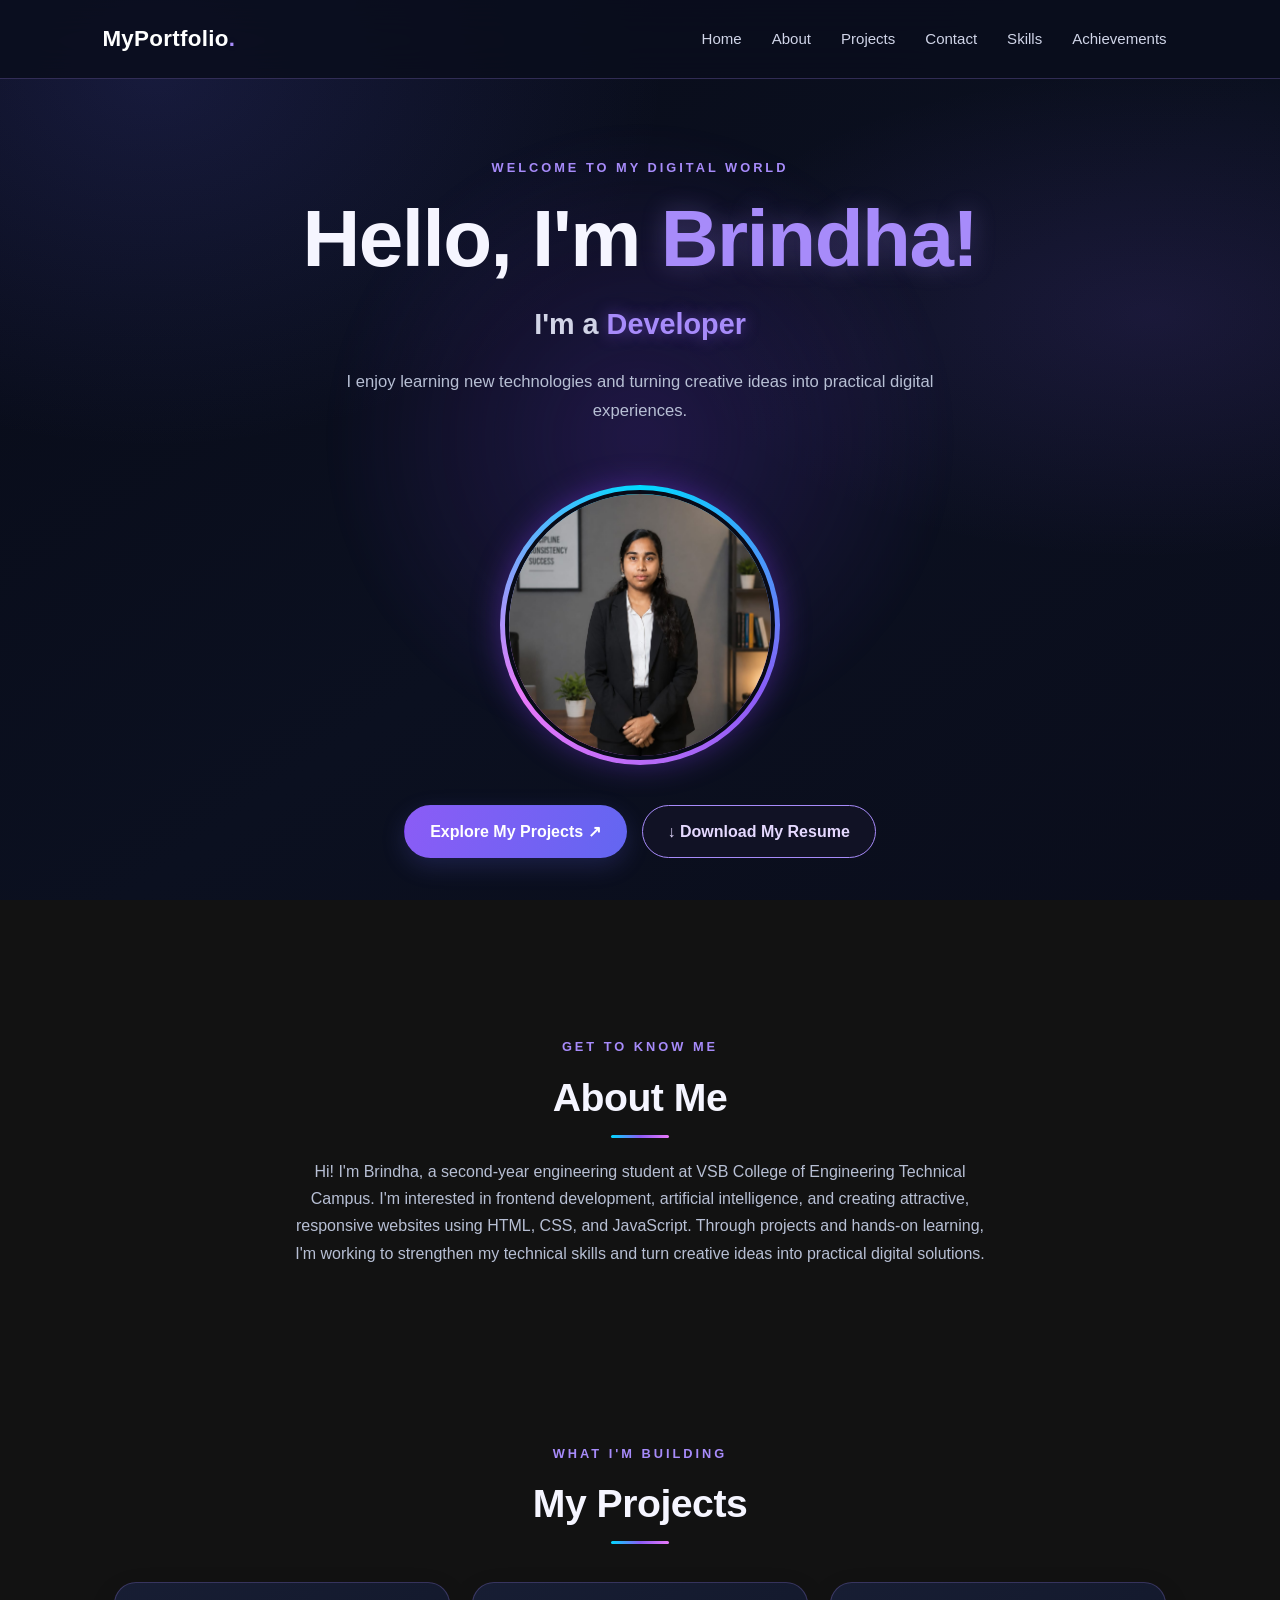
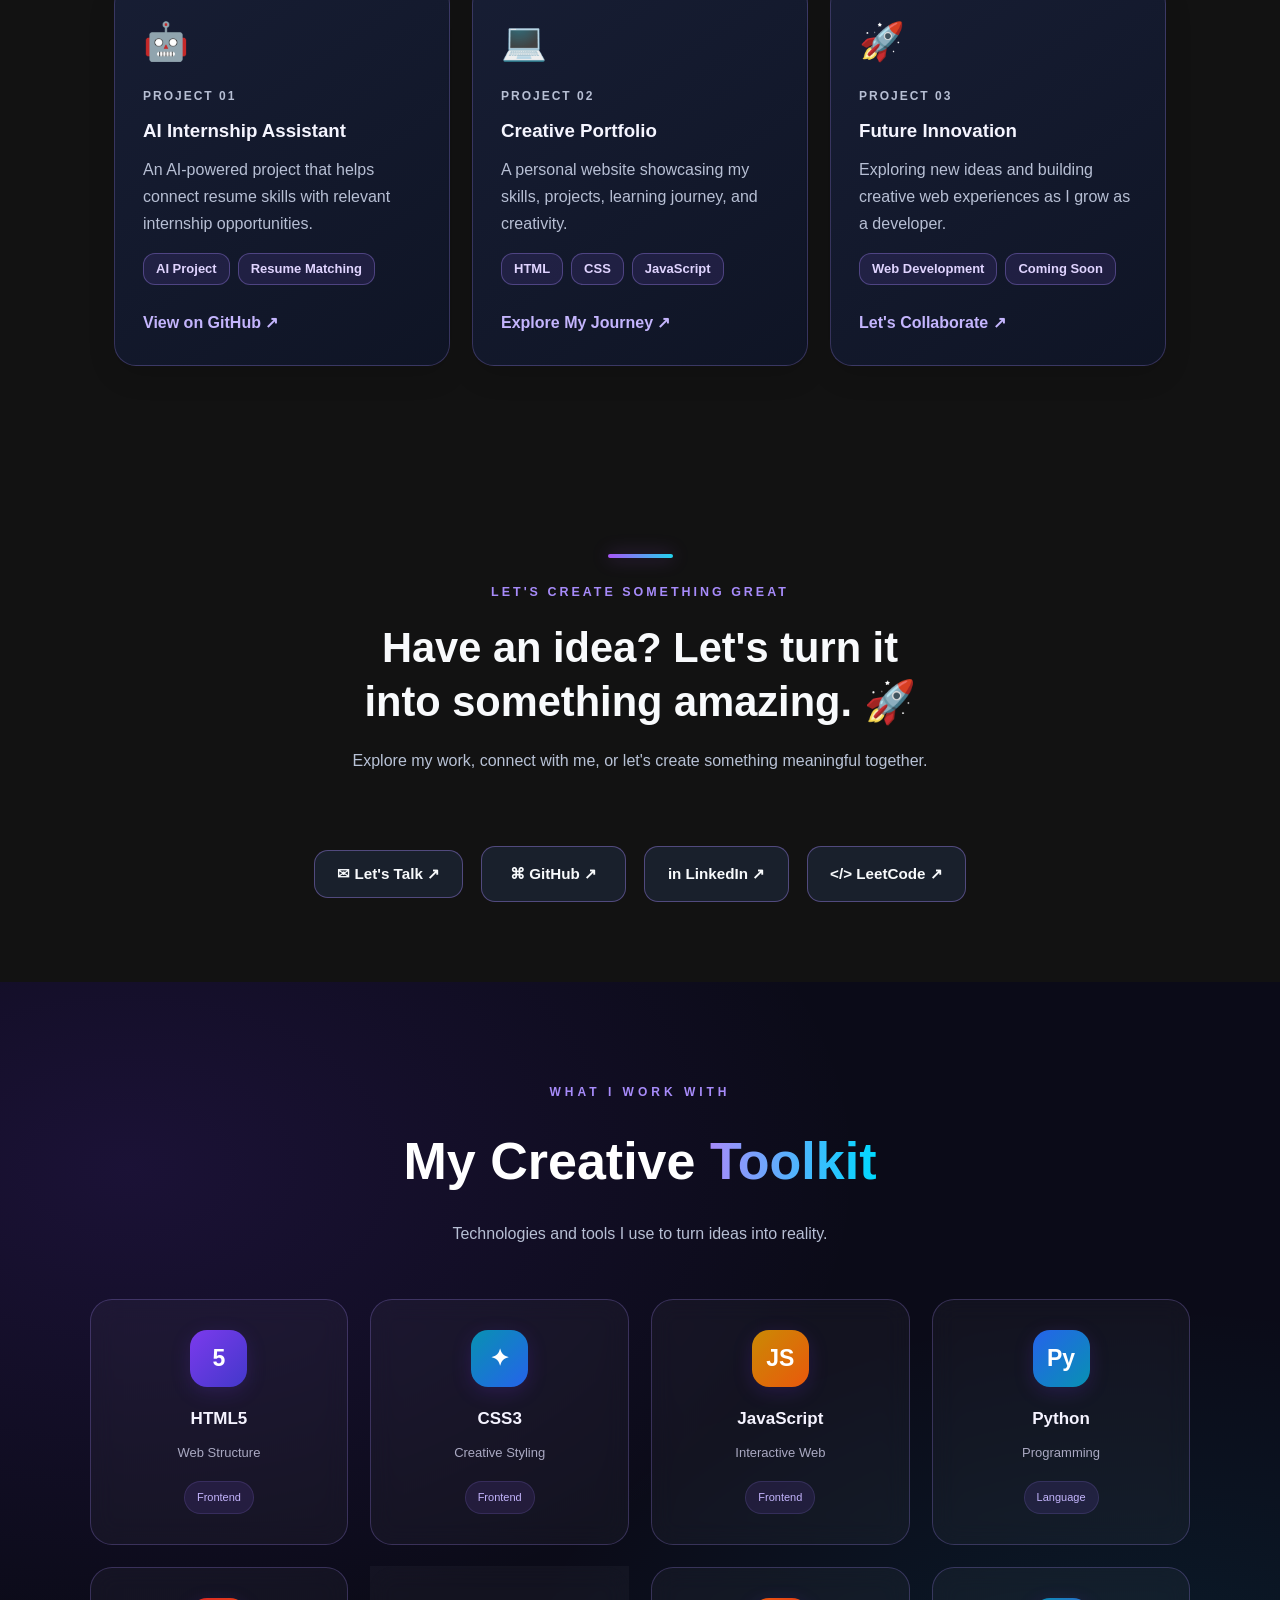
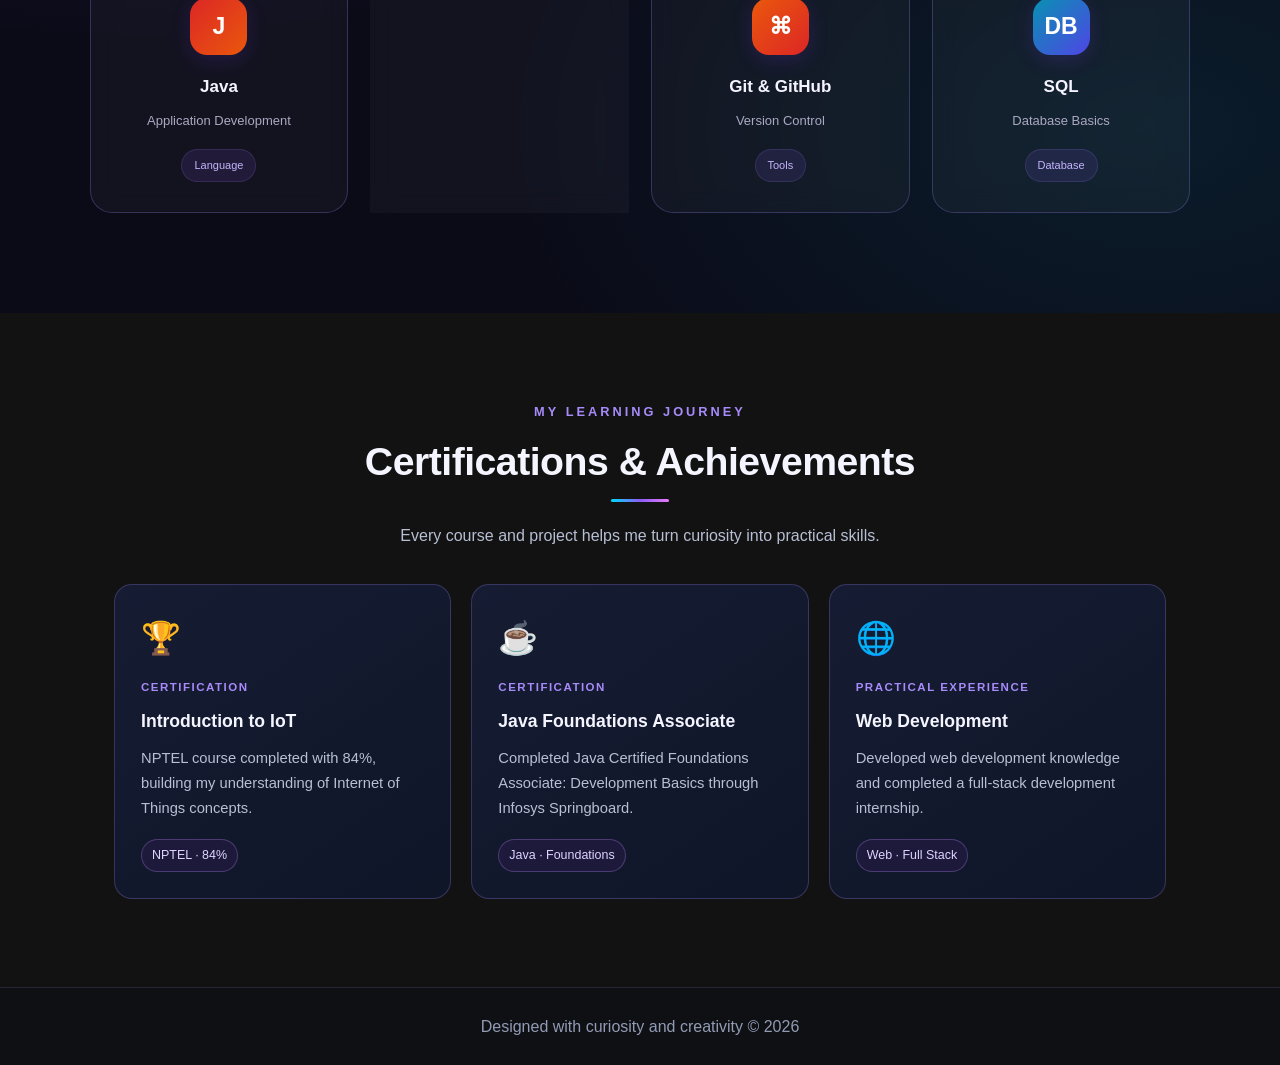
<file: index.html>
<!DOCTYPE html>
<html lang="en">
<head>
  <meta charset="UTF-8">
  <meta name="viewport" content="width=device-width, initial-scale=1.0">
  <meta name="description" content="Brindha's creative portfolio showcasing web development skills, projects, and achievements.">
  <title>Brindha | Creative Portfolio</title>
  <link rel="stylesheet" href="style.css">
  <script src="script.js" defer></script>
</head>

<body>

  <!-- Navigation -->
  <header class="navbar">
    <a class="logo" href="#home">MyPortfolio<span>.</span></a>

    <nav>
      <a href="#home">Home</a>
      <a href="#about">About</a>
      <a href="#projects">Projects</a>
      <a href="#contact" class="nav-link">Contact</a>
      <a href="#skills">Skills</a>
      <a href="#achievements">Achievements</a>
    </nav>
  </header>

  <main>

    <!-- Hero Section -->
    <section class="hero" id="home">
      <p class="eyebrow">WELCOME TO MY DIGITAL WORLD</p>

      <h1>Hello, I'm <span>Brindha!</span></h1>

      <h2 class="typing-line">
        I'm a <span id="typing-text">Developer</span>
      </h2>

      <p class="intro">
        I enjoy learning new technologies and turning creative
        ideas into practical digital experiences.
      </p>

      <div class="profile-frame">
        <img src="images/brindha.jpeg" alt="Brindha's profile photo">
      </div>

      <div class="hero-buttons">
        <a class="btn" href="#projects">Explore My Projects ↗</a>

        <a class="btn resume-btn"
           href="PROFESSIONAL RESUME.pdf"
           download>
          ↓ Download My Resume
        </a>

        
      </div>
    </section>

    <!-- About Section -->
    <section class="section" id="about">
      <p class="eyebrow">GET TO KNOW ME</p>
      <h2>About Me</h2>

      <p>
        Hi! I'm Brindha, a second-year engineering student at
        VSB College of Engineering Technical Campus. I'm interested
        in frontend development, artificial intelligence, and
        creating attractive, responsive websites using HTML, CSS,
        and JavaScript. Through projects and hands-on learning,
        I'm working to strengthen my technical skills and turn
        creative ideas into practical digital solutions.
      </p>
    </section>

    <!-- Projects Section -->
    <section class="section" id="projects">
      <p class="eyebrow">WHAT I'M BUILDING</p>
      <h2>My Projects</h2>

      <div class="project-grid">

        <article class="project-card">
          <div class="project-icon">🤖</div>
          <p class="project-number">PROJECT 01</p>
          <h3>AI Internship Assistant</h3>

          <p>
            An AI-powered project that helps connect resume skills
            with relevant internship opportunities.
          </p>

          <div class="tech-tags">
            <span class="tag">AI Project</span>
            <span class="tag">Resume Matching</span>
          </div>

          <a class="project-link"
             href="https://github.com/Brindhar-code/AI-Internship-Recommendation-Agent"
             target="_blank"
             rel="noopener noreferrer">
            View on GitHub ↗
          </a>
        </article>

        <article class="project-card">
          <div class="project-icon">💻</div>
          <p class="project-number">PROJECT 02</p>
          <h3>Creative Portfolio</h3>

          <p>
            A personal website showcasing my skills, projects,
            learning journey, and creativity.
          </p>

          <div class="tech-tags">
            <span class="tag">HTML</span>
            <span class="tag">CSS</span>
            <span class="tag">JavaScript</span>
          </div>

          <a class="project-link" href="#home">
            Explore My Journey ↗
          </a>
        </article>

        <article class="project-card">
          <div class="project-icon">🚀</div>
          <p class="project-number">PROJECT 03</p>
          <h3>Future Innovation</h3>

          <p>
            Exploring new ideas and building creative web experiences
            as I grow as a developer.
          </p>

          <div class="tech-tags">
            <span class="tag">Web Development</span>
            <span class="tag">Coming Soon</span>
          </div>

          <a class="project-link" href="#contact">
            Let's Collaborate ↗
          </a>
        </article>

      </div>
    </section>

<!-- Hidden Contact Form -->
<section class="section contact" id="contact" hidden>
  <p class="eyebrow">LET'S CONNECT</p>
  <h2>Have an idea? Let's talk!</h2>

  <p class="section-description">
    I'm excited to connect, share ideas, and explore new opportunities.
  </p>

  <form
  class="contact-form"
  id="contactForm"
  action="https://formspree.io/f/xoejwrdn"
  method="POST"
>
    <input
      type="text"
      id="contact-name"
      name="name"
      placeholder="Your Name"
      required
    >

    <input
      type="email"
      id="contact-email"
      name="email"
      placeholder="Your Email"
      required
    >

    <textarea
      id="contact-message"
      name="message"
      placeholder="Your Message"
      rows="5"
      required
    ></textarea>

    <button type="submit" class="btn">Send Message ↗</button>
    <p id="form-status" role="status"></p>
  </form>
</section>
<!-- Connect With Me -->
<div class="connect-intro">
  <p class="eyebrow">LET'S CREATE SOMETHING GREAT</p>
  <h2>Have an idea? Let's turn it into something amazing. 🚀</h2>
  <p>
    Explore my work, connect with me, or let's create
    something meaningful together.
  </p>
</div>
<!-- Contact and Social Buttons -->
<div class="social-links">

  <button type="button" class="social-btn" id="letsTalkBtn">
    ✉ Let's Talk ↗
  </button>

  <a class="social-btn"
     href="https://github.com/Brindhar-code"
     target="_blank"
     rel="noopener noreferrer">
    ⌘ GitHub ↗
  </a>

  <a class="social-btn"
     href="https://www.linkedin.com/in/brindha-r-471429421/"
     target="_blank"
     rel="noopener noreferrer">
    in LinkedIn ↗
  </a>
  <a class="social-btn"
   href="https://leetcode.com/u/Brindha_R_/"
   target="_blank"
   rel="noopener noreferrer">
  &lt;/&gt; LeetCode ↗
</a>

</div>
    <!-- Skills Section -->
    <section id="skills" class="skills-section">
      <div class="skills-container">

        <p class="section-tag">WHAT I WORK WITH</p>

        <h2 class="skills-heading">
          My Creative <span>Toolkit</span>
        </h2>

        <p class="skills-description">
          Technologies and tools I use to turn ideas into reality.
        </p>

        <div class="skills-grid">

          <div class="skill-card">
            <div class="skill-icon html-icon">5</div>
            <h3>HTML5</h3>
            <p>Web Structure</p>
            <span class="skill-tag">Frontend</span>
          </div>

          <div class="skill-card">
            <div class="skill-icon css-icon">✦</div>
            <h3>CSS3</h3>
            <p>Creative Styling</p>
            <span class="skill-tag">Frontend</span>
          </div>

          <div class="skill-card">
            <div class="skill-icon js-icon">JS</div>
            <h3>JavaScript</h3>
            <p>Interactive Web</p>
            <span class="skill-tag">Frontend</span>
          </div>

          <div class="skill-card">
            <div class="skill-icon python-icon">Py</div>
            <h3>Python</h3>
            <p>Programming</p>
            <span class="skill-tag">Language</span>
          </div>

          <div class="skill-card">
            <div class="skill-icon java-icon">J</div>
            <h3>Java</h3>
            <p>Application Development</p>
            <span class="skill-tag">Language</span>
          </div>

          <div class="skill-card">
            <div class="skill-icon flask-icon">F</div>
            <h3>Flask</h3>
            <p>Web Applications</p>
            <span class="skill-tag">Backend</span>
          </div>

          <div class="skill-card">
            <div class="skill-icon git-icon">⌘</div>
            <h3>Git & GitHub</h3>
            <p>Version Control</p>
            <span class="skill-tag">Tools</span>
          </div>

          <div class="skill-card">
            <div class="skill-icon sql-icon">DB</div>
            <h3>SQL</h3>
            <p>Database Basics</p>
            <span class="skill-tag">Database</span>
          </div>

        </div>
      </div>
    </section>

    <!-- Achievements Section -->
    <section class="section achievements" id="achievements">
      <p class="eyebrow">MY LEARNING JOURNEY</p>

      <h2>Certifications & Achievements</h2>

      <p class="achievement-intro">
        Every course and project helps me turn curiosity into practical skills.
      </p>

      <div class="achievement-grid">

        <article class="achievement-card">
          <div class="achievement-icon">🏆</div>
          <p class="achievement-label">CERTIFICATION</p>
          <h3>Introduction to IoT</h3>

          <p>
            NPTEL course completed with 84%, building my understanding
            of Internet of Things concepts.
          </p>

          <span class="achievement-tag">NPTEL · 84%</span>
        </article>

        <article class="achievement-card">
          <div class="achievement-icon">☕</div>
          <p class="achievement-label">CERTIFICATION</p>
          <h3>Java Foundations Associate</h3>

          <p>
            Completed Java Certified Foundations Associate:
            Development Basics through Infosys Springboard.
          </p>

          <span class="achievement-tag">Java · Foundations</span>
        </article>

        <article class="achievement-card">
          <div class="achievement-icon">🌐</div>
          <p class="achievement-label">PRACTICAL EXPERIENCE</p>
          <h3>Web Development</h3>

          <p>
            Developed web development knowledge and completed
            a full-stack development internship.
          </p>

          <span class="achievement-tag">Web · Full Stack</span>
        </article>

      </div>
    </section>

  </main>

  <!-- Footer -->
  <footer>
    Designed with curiosity and creativity © 2026
  </footer>

</body>
</html>
</file>
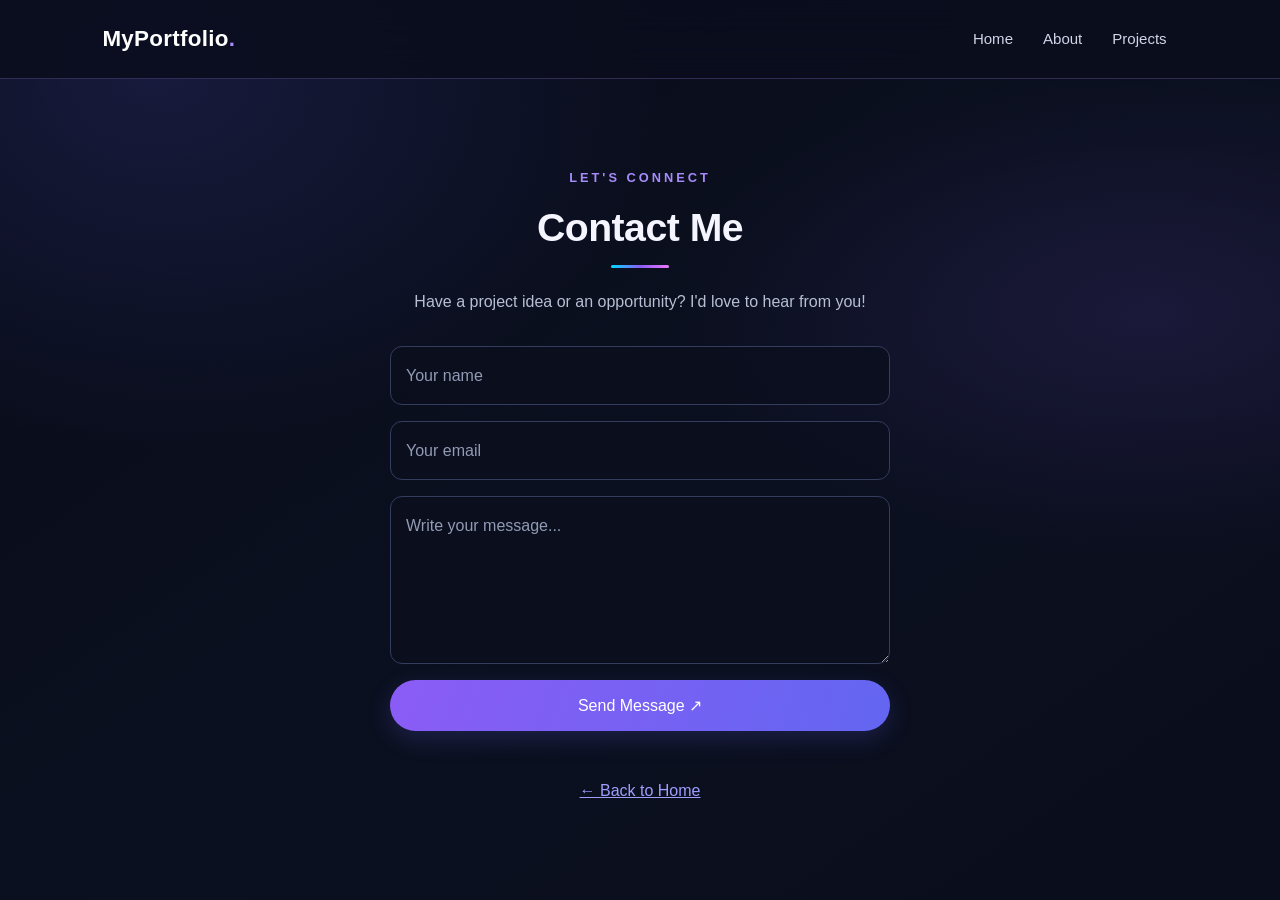
<file: contact.html>
<!DOCTYPE html>
<html lang="en">
<head>
  <meta charset="UTF-8">
  <meta name="viewport" content="width=device-width, initial-scale=1.0">
  <title>Contact Me | Brindha</title>
  <link rel="stylesheet" href="style.css">
</head>
<body>
  <header class="navbar">
    <a class="logo" href="index.html">MyPortfolio<span>.</span></a>
    <nav>
      <a href="index.html">Home</a>
      <a href="index.html#about">About</a>
      <a href="index.html#projects">Projects</a>
    </nav>
  </header>

  <section class="section contact-page">
    <p class="eyebrow">LET'S CONNECT</p>
    <h2>Contact Me </h2>
    <p>Have a project idea or an opportunity? I'd love to hear from you!</p>
    <form class="contact-form" id="contactForm">
      <input type="text" name="Name" placeholder="Your name" required>
      <input type="email" name="Email" placeholder="Your email" required>
      <textarea name="Message" placeholder="Write your message..."
            rows="5" required></textarea>
      <button class="btn" type="submit">Send Message ↗</button>
      <p id="formStatus" role="status"></p>
    </form>

    <script>
      const form = document.getElementById("contactForm");
      const status = document.getElementById("formStatus");

      form.addEventListener("submit", function(event) {
      event.preventDefault();

      status.textContent =
        "🎉 Thank you! Your form demo was submitted successfully.";

      form.reset();
      });
    </script>
    

    <a class="back-link" href="index.html">← Back to Home</a>
  </section>
</body>
</html>
</file>
<file: style.css>
/* ==========================================
   CodeNova Portfolio — Clean Premium Design
   ========================================== */

/* 1. THEME */

:root {
  color-scheme: dark;
  --bg: #080b18;
  --surface: rgba(20, 27, 48, 0.88);
  --border: rgba(167, 139, 250, 0.25);
  --purple: #a78bfa;
  --purple-bright: #8b5cf6;
  --blue: #00d9ff;
  --pink: #e879f9;
  --text: #f5f5ff;
  --muted: #b7bfd4;
}

* {
  margin: 0;
  padding: 0;
  box-sizing: border-box;
}

html {
  scroll-behavior: smooth;
  scroll-padding-top: 90px;
}

body {
  min-height: 100vh;
  overflow-x: hidden;
  font-family: "Segoe UI", Arial, sans-serif;
  color: var(--text);
  line-height: 1.7;
  background:
    radial-gradient(
      ellipse at 12% 8%,
      rgba(99, 102, 241, 0.16),
      transparent 32rem
    ),
    radial-gradient(
      ellipse at 90% 35%,
      rgba(139, 92, 246, 0.12),
      transparent 30rem
    ),
    linear-gradient(145deg, var(--bg), #0b1020 55%, #0a0d1b);
  background-attachment: fixed;
}

::selection {
  color: white;
  background: rgba(139, 92, 246, 0.7);
}

a {
  -webkit-tap-highlight-color: transparent;
}

a:focus-visible,
button:focus-visible,
input:focus-visible,
textarea:focus-visible {
  outline: 2px solid var(--blue);
  outline-offset: 4px;
}

/* 2. NAVIGATION */

.navbar {
  display: flex;
  justify-content: space-between;
  align-items: center;
  gap: 24px;
  padding: 18px 8%;
  position: sticky;
  top: 0;
  z-index: 100;
  background: rgba(10, 14, 29, 0.85);
  border-bottom: 1px solid var(--border);
  backdrop-filter: blur(18px);
}

.logo {
  color: white;
  font-size: 1.4rem;
  font-weight: 800;
  letter-spacing: 0.3px;
  text-decoration: none;
  white-space: nowrap;
}

.logo span,
.hero h1 span {
  color: var(--purple);
  text-shadow: 0 0 24px rgba(167, 139, 250, 0.3);
}

nav {
  display: flex;
  justify-content: flex-end;
  align-items: center;
  gap: 8px;
  flex-wrap: wrap;
}

nav a {
  padding: 8px 11px;
  border-radius: 10px;
  color: #d0d5e8;
  font-size: 0.94rem;
  text-decoration: none;
  transition: color 0.25s ease, background 0.25s ease;
}

nav a:hover {
  color: white;
  background: rgba(167, 139, 250, 0.12);
}

/* 3. HERO SECTION */

.hero {
  min-height: 82vh;
  display: flex;
  flex-direction: column;
  justify-content: center;
  align-items: center;
  text-align: center;
  padding: 78px 20px 90px;
  position: relative;
  isolation: isolate;
}

.hero::before {
  content: "";
  position: absolute;
  width: min(70vw, 650px);
  aspect-ratio: 1;
  top: 4%;
  left: 50%;
  transform: translateX(-50%);
  z-index: -1;
  border-radius: 50%;
  background: radial-gradient(
    circle,
    rgba(124, 58, 237, 0.19),
    transparent 68%
  );
  filter: blur(10px);
  pointer-events: none;
  animation: heroAura 8s ease-in-out infinite alternate;
}

.eyebrow {
  color: var(--purple);
  letter-spacing: 3px;
  font-size: 0.8rem;
  font-weight: 800;
  margin-bottom: 15px;
  text-transform: uppercase;
}

.hero h1 {
  font-size: clamp(2.5rem, 7vw, 5rem);
  line-height: 1.14;
  letter-spacing: -1.5px;
  animation: fadeUp 0.75s ease both;
}

.hero h2 {
  color: #d2d5e7;
  font-size: clamp(1.1rem, 3vw, 1.8rem);
  margin-top: 15px;
}

.intro {
  max-width: 600px;
  margin: 20px 0 30px;
  color: var(--muted);
  font-size: 1.04rem;
}

.typing-line {
  min-height: 1.7em;
}

#typing-text {
  color: var(--purple);
  text-shadow: 0 0 15px rgba(139, 92, 246, 0.55);
}

/* 4. BUTTONS */

.btn {
  display: inline-block;
  padding: 12px 25px;
  border: 1px solid transparent;
  border-radius: 30px;
  background: linear-gradient(
    110deg,
    var(--purple-bright),
    #6366f1 55%,
    #7c3aed
  );
  background-size: 180% 180%;
  color: white;
  text-decoration: none;
  font-weight: 750;
  box-shadow: 0 8px 24px rgba(99, 102, 241, 0.2);
  transition:
    transform 0.25s ease,
    box-shadow 0.25s ease,
    background-position 0.35s ease;
}

.btn:hover {
  transform: translateY(-3px);
  background-position: 100% 50%;
  box-shadow: 0 12px 32px rgba(139, 92, 246, 0.38);
}

.btn:active,
.social-btn:active {
  transform: translateY(0) scale(0.98);
}

.hero-buttons {
  display: flex;
  justify-content: center;
  align-items: center;
  flex-wrap: wrap;
  gap: 15px;
  margin-top: 10px;
}

.resume-btn {
  background: rgba(23, 21, 43, 0.6);
  border: 1px solid var(--purple);
  color: #e5d9ff;
  box-shadow: none;
}

.resume-btn:hover {
  background: rgba(139, 92, 246, 0.18);
  box-shadow: 0 8px 25px rgba(139, 92, 246, 0.22);
}

/* 5. PROFILE PHOTO */

.profile-frame {
  width: 280px;
  height: 280px;
  margin: 30px auto;
  padding: 5px;
  border-radius: 50%;
  background: conic-gradient(
    from 0deg,
    var(--blue),
    var(--purple-bright),
    var(--pink),
    var(--blue)
  );
  box-shadow: 0 0 30px rgba(124, 58, 237, 0.42);
  animation:
    glow 3.5s ease-in-out infinite alternate,
    floatPhoto 5s ease-in-out infinite;
}

.profile-frame img {
  display: block;
  width: 100%;
  height: 100%;
  object-fit: cover;
  object-position: center 25%;
  border-radius: 50%;
  border: 4px solid var(--bg);
}

/* 6. ANIMATIONS */

@keyframes glow {
  from {
    box-shadow: 0 0 18px rgba(0, 217, 255, 0.28);
  }

  to {
    box-shadow: 0 0 40px rgba(168, 85, 247, 0.55);
  }
}

@keyframes floatPhoto {
  0%, 100% {
    transform: translateY(0);
  }

  50% {
    transform: translateY(-7px);
  }
}

@keyframes heroAura {
  from {
    opacity: 0.65;
    transform: translateX(-50%) scale(0.94);
  }

  to {
    opacity: 1;
    transform: translateX(-50%) scale(1.06);
  }
}

@keyframes fadeUp {
  from {
    opacity: 0;
    transform: translateY(14px);
  }

  to {
    opacity: 1;
    transform: translateY(0);
  }
}

@keyframes skillAppear {
  from {
    opacity: 0;
    transform: translateY(20px);
  }

  to {
    opacity: 1;
    transform: translateY(0);
  }
}

/* 7. GENERAL SECTIONS */

.section {
  width: min(100%, 1100px);
  margin: auto;
  padding: 88px 24px;
  text-align: center;
  scroll-margin-top: 85px;
}

.section h2 {
  font-size: clamp(1.8rem, 4vw, 2.45rem);
  line-height: 1.25;
  margin-bottom: 20px;
  letter-spacing: -0.5px;
}

.section h2::after {
  content: "";
  display: block;
  width: 58px;
  height: 3px;
  margin: 13px auto 0;
  border-radius: 10px;
  background: linear-gradient(
    90deg,
    var(--blue),
    var(--purple-bright),
    var(--pink)
  );
}

.section > p:not(.eyebrow) {
  color: var(--muted);
  max-width: 700px;
  margin: auto;
}

/* 8. PROJECT CARDS */

.project-grid {
  display: grid;
  grid-template-columns: repeat(3, minmax(0, 1fr));
  gap: 22px;
  margin-top: 38px;
  text-align: left;
}

.project-card {
  position: relative;
  overflow: hidden;
  padding: 28px;
  background: linear-gradient(
    145deg,
    rgba(24, 31, 55, 0.92),
    rgba(15, 21, 39, 0.92)
  );
  border: 1px solid var(--border);
  border-radius: 22px;
  box-shadow: 0 10px 28px rgba(0, 0, 0, 0.12);
  transition:
    transform 0.3s ease,
    border-color 0.3s ease,
    box-shadow 0.3s ease,
    background 0.3s ease;
}

.project-card::before,
.skill-card::before,
.achievement-card::before {
  content: "";
  position: absolute;
  inset: 0;
  pointer-events: none;
  opacity: 0;
  background: linear-gradient(
    125deg,
    rgba(167, 139, 250, 0.08),
    transparent 45%
  );
  transition: opacity 0.3s ease;
}

.project-card:hover,
.project-card.selected {
  transform: translateY(-7px);
  border-color: rgba(167, 139, 250, 0.75);
  box-shadow: 0 18px 50px rgba(139, 92, 246, 0.18);
}

.project-card:hover::before,
.skill-card:hover::before,
.achievement-card:hover::before {
  opacity: 1;
}

.project-icon {
  display: inline-block;
  font-size: 2.3rem;
  margin-bottom: 12px;
}

.project-number {
  color: var(--purple);
  font-size: 0.75rem;
  font-weight: 800;
  letter-spacing: 2px;
}

.project-card h3 {
  margin: 12px 0;
  line-height: 1.35;
}

.project-card p {
  color: var(--muted);
}

.tech-tags {
  display: flex;
  flex-wrap: wrap;
  align-items: center;
  gap: 8px;
  margin: 16px 0;
}

.tag {
  display: inline-block;
  width: fit-content;
  padding: 6px 12px;
  border: 1px solid rgba(167, 139, 250, 0.35);
  border-radius: 12px;
  color: #e0d4ff;
  background: rgba(139, 92, 246, 0.12);
  font-size: 13px;
  line-height: 1.4;
  font-weight: 600;
  white-space: normal;
  overflow-wrap: anywhere;
}

.project-card .tag {
  font-size: 13px;
}

.project-link {
  display: inline-block;
  margin-top: 8px;
  color: #c4b5fd;
  text-decoration: none;
  font-weight: 700;
  transition: color 0.2s ease, transform 0.2s ease;
}

.project-link:hover {
  color: white;
  text-decoration: underline;
  transform: translateX(3px);
}

/* 9. CREATIVE SKILLS SECTION */

.skills-section {
  position: relative;
  overflow: hidden;
  padding: 100px 7%;
  background:
    radial-gradient(
      ellipse at 10% 20%,
      rgba(124, 58, 237, 0.14),
      transparent 45%
    ),
    radial-gradient(
      ellipse at 90% 80%,
      rgba(6, 182, 212, 0.10),
      transparent 40%
    ),
    #0b0b18;
}

.skills-container {
  max-width: 1150px;
  margin: 0 auto;
  text-align: center;
}

.section-tag {
  color: var(--purple);
  font-size: 12px;
  font-weight: 700;
  letter-spacing: 4px;
  margin-bottom: 15px;
}

.skills-heading {
  color: white;
  font-size: clamp(32px, 5vw, 52px);
  margin-bottom: 15px;
}

.skills-heading span,
.contact h2 span {
  background: linear-gradient(90deg, var(--purple), var(--blue));
  -webkit-background-clip: text;
  background-clip: text;
  -webkit-text-fill-color: transparent;
}

.skills-description {
  color: var(--muted);
  font-size: 16px;
  margin: 0 auto 50px;
  line-height: 1.8;
}

.skills-intro {
  max-width: 650px;
  margin: 0 auto 30px;
  color: var(--muted);
}

.skills-grid {
  display: grid;
  grid-template-columns: repeat(4, minmax(0, 1fr));
  gap: 22px;
  margin-top: 35px;
}

.skill-card {
  position: relative;
  overflow: hidden;
  min-width: 0;
  min-height: 195px;
  padding: 30px 15px;
  background: rgba(255, 255, 255, 0.035);
  border: 1px solid var(--border);
  border-radius: 22px;
  backdrop-filter: blur(12px);
  transition:
    transform 0.3s ease,
    border-color 0.3s ease,
    box-shadow 0.3s ease;
  animation: skillAppear 0.65s ease both;
}

.skill-card:nth-child(2) { animation-delay: 0.08s; }
.skill-card:nth-child(3) { animation-delay: 0.16s; }
.skill-card:nth-child(4) { animation-delay: 0.24s; }
.skill-card:nth-child(5) { animation-delay: 0.32s; }
.skill-card:nth-child(6) { animation-delay: 0.40s; }
.skill-card:nth-child(7) { animation-delay: 0.48s; }
.skill-card:nth-child(8) { animation-delay: 0.56s; }

.skill-card:hover {
  transform: translateY(-9px) scale(1.02);
  border-color: var(--purple);
  box-shadow: 0 15px 40px rgba(124, 58, 237, 0.18);
}

.skill-icon {
  display: flex;
  align-items: center;
  justify-content: center;
  width: 57px;
  height: 57px;
  margin: 0 auto 18px;
  border-radius: 17px;
  font-size: 23px;
  font-weight: 800;
  color: white;
  background: linear-gradient(135deg, #7c3aed, #4338ca);
  box-shadow: 0 5px 20px rgba(124, 58, 237, 0.18);
}

.css-icon {
  background: linear-gradient(135deg, #0891b2, #2563eb);
}

.js-icon {
  background: linear-gradient(135deg, #ca8a04, #ea580c);
}

.python-icon {
  background: linear-gradient(135deg, #2563eb, #0891b2);
}

.java-icon {
  background: linear-gradient(135deg, #dc2626, #ea580c);
}

.flask-icon {
  background: linear-gradient(135deg, #475569, #18181b);
}

.git-icon {
  background: linear-gradient(135deg, #ea580c, #dc2626);
}

.sql-icon {
  background: linear-gradient(135deg, #0891b2, #4f46e5);
}

.skill-card h3 {
  color: #f5f3ff;
  font-size: 17px;
  margin-bottom: 8px;
}

.skill-card p {
  color: #aaa9c2;
  font-size: 13px;
  margin-bottom: 17px;
}

.skill-tag {
  display: inline-block;
  padding: 6px 12px;
  border-radius: 30px;
  font-size: 11px;
  color: #c4b5fd;
  background: rgba(139, 92, 246, 0.12);
  border: 1px solid rgba(167, 139, 250, 0.15);
}

/* Retained for any older skill-bar HTML still in use */

.skill-heading {
  display: flex;
  justify-content: space-between;
  align-items: center;
  gap: 12px;
  margin-bottom: 15px;
  font-weight: 700;
}

.skill-heading span:last-child {
  color: #d0c2ff;
  font-size: 0.8rem;
}

.skill-track {
  height: 9px;
  background: #252d48;
  border-radius: 20px;
  overflow: hidden;
}

.skill-fill {
  width: 0;
  height: 100%;
  background: linear-gradient(90deg, var(--purple-bright), var(--blue));
  border-radius: 20px;
  animation: fillSkill 1.5s ease forwards;
}

@keyframes fillSkill {
  to {
    width: var(--level);
  }
}

/* 10. ACHIEVEMENTS */

.achievement-grid {
  display: grid;
  grid-template-columns: repeat(3, minmax(0, 1fr));
  gap: 20px;
  margin-top: 35px;
  text-align: left;
}

.achievement-intro {
  max-width: 650px;
  margin: 0 auto 30px;
  color: var(--muted);
}

.achievement-card {
  position: relative;
  overflow: hidden;
  padding: 26px;
  background: linear-gradient(
    145deg,
    rgba(23, 29, 53, 0.95),
    rgba(16, 23, 42, 0.95)
  );
  border: 1px solid var(--border);
  border-radius: 18px;
  transition:
    transform 0.3s ease,
    border-color 0.3s ease,
    box-shadow 0.3s ease;
}

.achievement-card:hover {
  transform: translateY(-6px);
  border-color: rgba(167, 139, 250, 0.75);
  box-shadow: 0 12px 30px rgba(139, 92, 246, 0.16);
}

.achievement-icon {
  font-size: 2rem;
  margin-bottom: 12px;
}

.achievement-label {
  color: var(--purple);
  font-size: 0.72rem;
  font-weight: 800;
  letter-spacing: 1.5px;
}

.achievement-card h3 {
  margin: 12px 0;
  font-size: 1.1rem;
  line-height: 1.4;
}

.achievement-card > p:not(.achievement-label) {
  color: var(--muted);
  font-size: 0.92rem;
  line-height: 1.7;
}

.achievement-tag {
  display: inline-block;
  margin-top: 18px;
  padding: 5px 10px;
  border: 1px solid rgba(81, 64, 120, 0.9);
  border-radius: 20px;
  background: rgba(33, 27, 64, 0.8);
  color: #e0d4ff;
  font-size: 0.78rem;
}

/* 11. CONTACT SECTION */

.contact {
  position: relative;
  overflow: hidden;
  background:
    radial-gradient(
      ellipse at top right,
      rgba(139, 92, 246, 0.13),
      transparent 55%
    ),
    rgba(17, 24, 43, 0.82);
  border: 1px solid var(--border);
  border-radius: 26px;
  margin-bottom: 50px;
  text-align: center;
  padding: 90px 7%;
}

.contact .btn {
  margin-top: 15px;
}

.contact-description {
  max-width: 550px;
  margin: 20px auto 30px;
  color: #b8b5cc;
  line-height: 1.8;
}

.contact-buttons {
  display: flex;
  justify-content: center;
  align-items: center;
  flex-wrap: wrap;
  gap: 16px;
  margin-top: 28px;
}

.contact-link,
.contact-email-btn {
  display: inline-flex;
  align-items: center;
  justify-content: center;
  gap: 10px;
  padding: 14px 25px;
  border: 1px solid rgba(167, 139, 250, 0.4);
  border-radius: 30px;
  color: white;
  text-decoration: none;
  background: linear-gradient(
    120deg,
    rgba(124, 58, 237, 0.22),
    rgba(8, 145, 178, 0.18)
  );
  transition:
    transform 0.3s ease,
    border-color 0.3s ease,
    box-shadow 0.3s ease;
}

.contact-link:hover,
.contact-email-btn:hover {
  transform: translateY(-5px);
  border-color: var(--purple);
  box-shadow: 0 10px 28px rgba(124, 58, 237, 0.25);
}

.contact-note {
  margin-top: 28px;
  color: var(--purple);
  font-size: 13px;
}

/* 12. CONTACT FORM */

.contact-form {
  max-width: 500px;
  margin: 30px auto;
  display: flex;
  flex-direction: column;
  gap: 16px;
}

.contact-form input,
.contact-form textarea {
  width: 100%;
  padding: 15px;
  border: 1px solid #343d5d;
  border-radius: 12px;
  background: rgba(10, 14, 29, 0.75);
  color: white;
  font: inherit;
  transition: border-color 0.2s ease, box-shadow 0.2s ease;
}

.contact-form input::placeholder,
.contact-form textarea::placeholder {
  color: #929bb5;
}

.contact-form input:focus,
.contact-form textarea:focus {
  outline: none;
  border-color: var(--purple);
  box-shadow: 0 0 0 3px rgba(167, 139, 250, 0.12);
}

.contact-form textarea {
  min-height: 140px;
  resize: vertical;
}

.contact-form button {
  border: none;
  cursor: pointer;
  font: inherit;
}

/* 13. SOCIAL LINKS */

.social-links {
  display: flex;
  justify-content: center;
  align-items: center;
  flex-wrap: wrap;
  gap: 16px;
  margin-top: 25px;
}

.social-btn {
  display: inline-flex;
  align-items: center;
  justify-content: center;
  gap: 10px;
  padding: 12px 22px;
  border: 1px solid rgba(139, 92, 246, 0.8);
  border-radius: 30px;
  background: rgba(23, 21, 43, 0.7);
  color: #e9ddff;
  text-decoration: none;
  font-weight: 700;
  transition:
    transform 0.25s ease,
    box-shadow 0.25s ease,
    background 0.25s ease;
}

.social-btn span {
  font-size: 1.1rem;
  font-weight: 800;
}

.social-btn:hover {
  transform: translateY(-4px);
  box-shadow: 0 0 24px rgba(139, 92, 246, 0.32);
  background: rgba(43, 32, 77, 0.92);
}

/* 14. FOOTER */

footer {
  text-align: center;
  padding: 25px;
  color: #929bb5;
  border-top: 1px solid rgba(167, 139, 250, 0.15);
  background: rgba(7, 10, 20, 0.3);
}

/* 15. TABLET RESPONSIVENESS */

@media (max-width: 900px) {
  .navbar {
    padding: 16px 5%;
  }

  .project-grid,
  .achievement-grid {
    grid-template-columns: repeat(2, minmax(0, 1fr));
  }

  .skills-grid {
    grid-template-columns: repeat(2, minmax(0, 1fr));
    gap: 16px;
  }

  .hero {
    min-height: auto;
    padding-top: 65px;
  }
}

/* 16. MOBILE RESPONSIVENESS */

@media (max-width: 700px) {
  .navbar {
    flex-direction: column;
    padding: 14px 16px;
    gap: 10px;
  }

  nav {
    width: 100%;
    justify-content: center;
    gap: 5px;
  }

  nav a {
    padding: 7px 9px;
    font-size: 0.85rem;
  }

  .hero {
    padding: 48px 18px 60px;
  }

  .intro {
    font-size: 0.98rem;
  }

  .project-grid,
  .skills-grid,
  .achievement-grid {
    grid-template-columns: minmax(0, 1fr);
  }

  .project-card,
  .skill-card,
  .achievement-card {
    min-width: 0;
    overflow-wrap: anywhere;
  }

  .section {
    padding: 62px 20px;
  }

  .contact-form {
    width: 100%;
  }

  .contact-form input,
  .contact-form textarea {
    font-size: 16px;
  }
}

/* 17. SMALL PHONES */

@media (max-width: 480px) {
  .hero {
    padding: 55px 18px 65px;
  }

  .hero h1 {
    letter-spacing: -0.8px;
  }

  .profile-frame {
    width: 225px;
    height: 225px;
  }

  .hero-buttons,
  .social-links {
    flex-direction: column;
  }

  .hero-buttons .btn,
  .social-btn {
    width: min(100%, 260px);
    text-align: center;
    justify-content: center;
  }

  .section {
    padding: 52px 17px;
  }

  .section h2 {
    font-size: 1.8rem;
  }

  .contact {
    border-radius: 20px;
  }

  .skills-section {
    padding: 70px 5%;
  }

  .skills-grid {
    gap: 12px;
  }

  .skill-card {
    padding: 23px 9px;
    min-height: 180px;
  }

  .skill-card h3 {
    font-size: 15px;
  }

  .skill-card p {
    font-size: 12px;
  }

  .skill-icon {
    width: 48px;
    height: 48px;
  }

  .contact-buttons {
    flex-direction: column;
  }

  .contact-link {
    width: 100%;
    max-width: 260px;
  }
}

/* 18. EXTRA-SMALL PHONES */

@media (max-width: 380px) {
  .logo {
    font-size: 1.2rem;
  }

  nav a {
    padding: 6px 7px;
    font-size: 0.8rem;
  }

  .hero h1 {
    font-size: 2.2rem;
    overflow-wrap: anywhere;
  }

  .profile-frame {
    width: 200px;
    height: 200px;
  }

  .section {
    padding-left: 14px;
    padding-right: 14px;
  }

  .project-card,
  .skill-card,
  .achievement-card {
    padding: 19px;
  }
}

/* 19. ACCESSIBILITY */

@media (prefers-reduced-motion: reduce) {
  *,
  *::before,
  *::after {
    scroll-behavior: auto !important;
    animation-duration: 0.01ms !important;
    animation-iteration-count: 1 !important;
    transition-duration: 0.01ms !important;
  }
}
/* ===== CREATIVE CONNECT SECTION ===== */

.connect-intro {
  width: min(90%, 800px);
  margin: 70px auto 30px;
  padding: 30px 24px;
  text-align: center;
  position: relative;
  box-sizing: border-box;
}

/* Small glowing accent */
.connect-intro::before {
  content: "";
  display: block;
  width: 65px;
  height: 4px;
  margin: 0 auto 24px;
  border-radius: 20px;
  background: linear-gradient(90deg, #a855f7, #22d3ee);
  box-shadow: 0 0 18px rgba(168, 85, 247, 0.4);
}

.connect-intro .eyebrow {
  color: #a78bfa;
  font-size: 0.78rem;
  font-weight: 700;
  letter-spacing: 3px;
  margin-bottom: 18px;
  text-align: center;
}

.connect-intro h2 {
  max-width: 700px;
  margin: 0 auto 18px;
  text-align: center;
  font-size: clamp(1.7rem, 4vw, 2.6rem);
  line-height: 1.3;
  font-weight: 800;
  color: #f8fafc;
  text-wrap: balance;
}

.connect-intro > p:last-child {
  max-width: 580px;
  margin: 0 auto;
  color: #b8c2d6;
  font-size: 1rem;
  line-height: 1.8;
  text-align: center;
}

/* ===== CENTER THE THREE BUTTONS ===== */

.social-links {
  display: flex;
  justify-content: center;
  align-items: center;
  flex-wrap: wrap;
  gap: 18px;
  width: min(90%, 800px);
  margin: 0 auto 70px;
  padding: 10px 0;
  box-sizing: border-box;
}

.social-btn {
  display: inline-flex;
  justify-content: center;
  align-items: center;
  gap: 9px;
  min-width: 145px;
  padding: 14px 22px;
  border: 1px solid rgba(167, 139, 250, 0.4);
  border-radius: 14px;
  background: rgba(30, 41, 59, 0.65);
  color: #f8fafc;
  font-size: 0.95rem;
  font-weight: 600;
  text-align: center;
  text-decoration: none;
  cursor: pointer;
  transition:
    transform 0.25s ease,
    border-color 0.25s ease,
    background 0.25s ease,
    box-shadow 0.25s ease;
}

.social-btn:hover {
  transform: translateY(-4px);
  border-color: #a78bfa;
  background: rgba(124, 58, 237, 0.2);
  box-shadow: 0 8px 25px rgba(124, 58, 237, 0.2);
}

.social-btn:focus-visible {
  outline: 3px solid #22d3ee;
  outline-offset: 4px;
}

/* ===== MOBILE RESPONSIVENESS ===== */

@media (max-width: 600px) {
  .connect-intro {
    width: 94%;
    margin: 45px auto 22px;
    padding: 24px 12px;
  }

  .connect-intro .eyebrow {
    letter-spacing: 2px;
    font-size: 0.7rem;
  }

  .connect-intro > p:last-child {
    font-size: 0.93rem;
  }

  .social-links {
    width: 92%;
    gap: 12px;
    margin-bottom: 45px;
  }

  .social-btn {
    min-width: 125px;
    padding: 12px 15px;
    font-size: 0.9rem;
  }
}

@media (prefers-reduced-motion: reduce) {
  .social-btn {
    transition: none;
  }

  .social-btn:hover {
    transform: none;
  }
}
</file>
